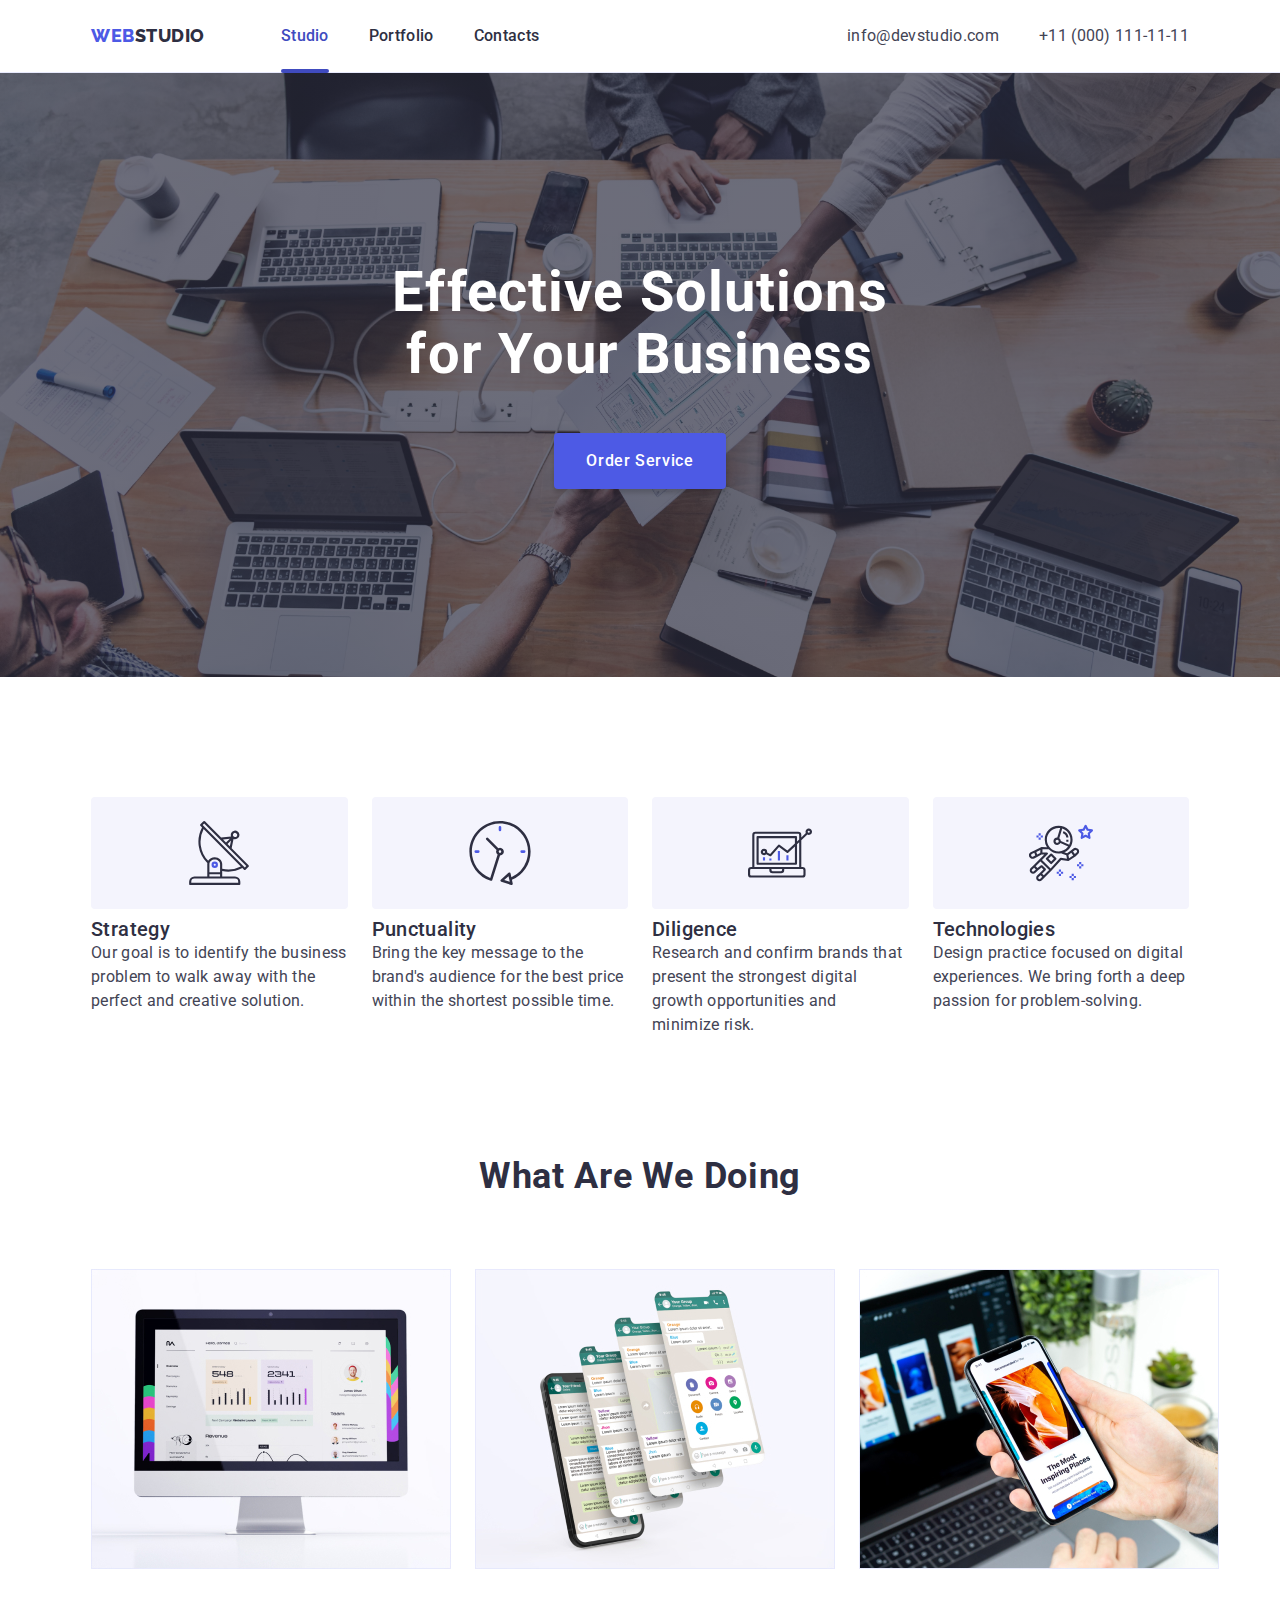
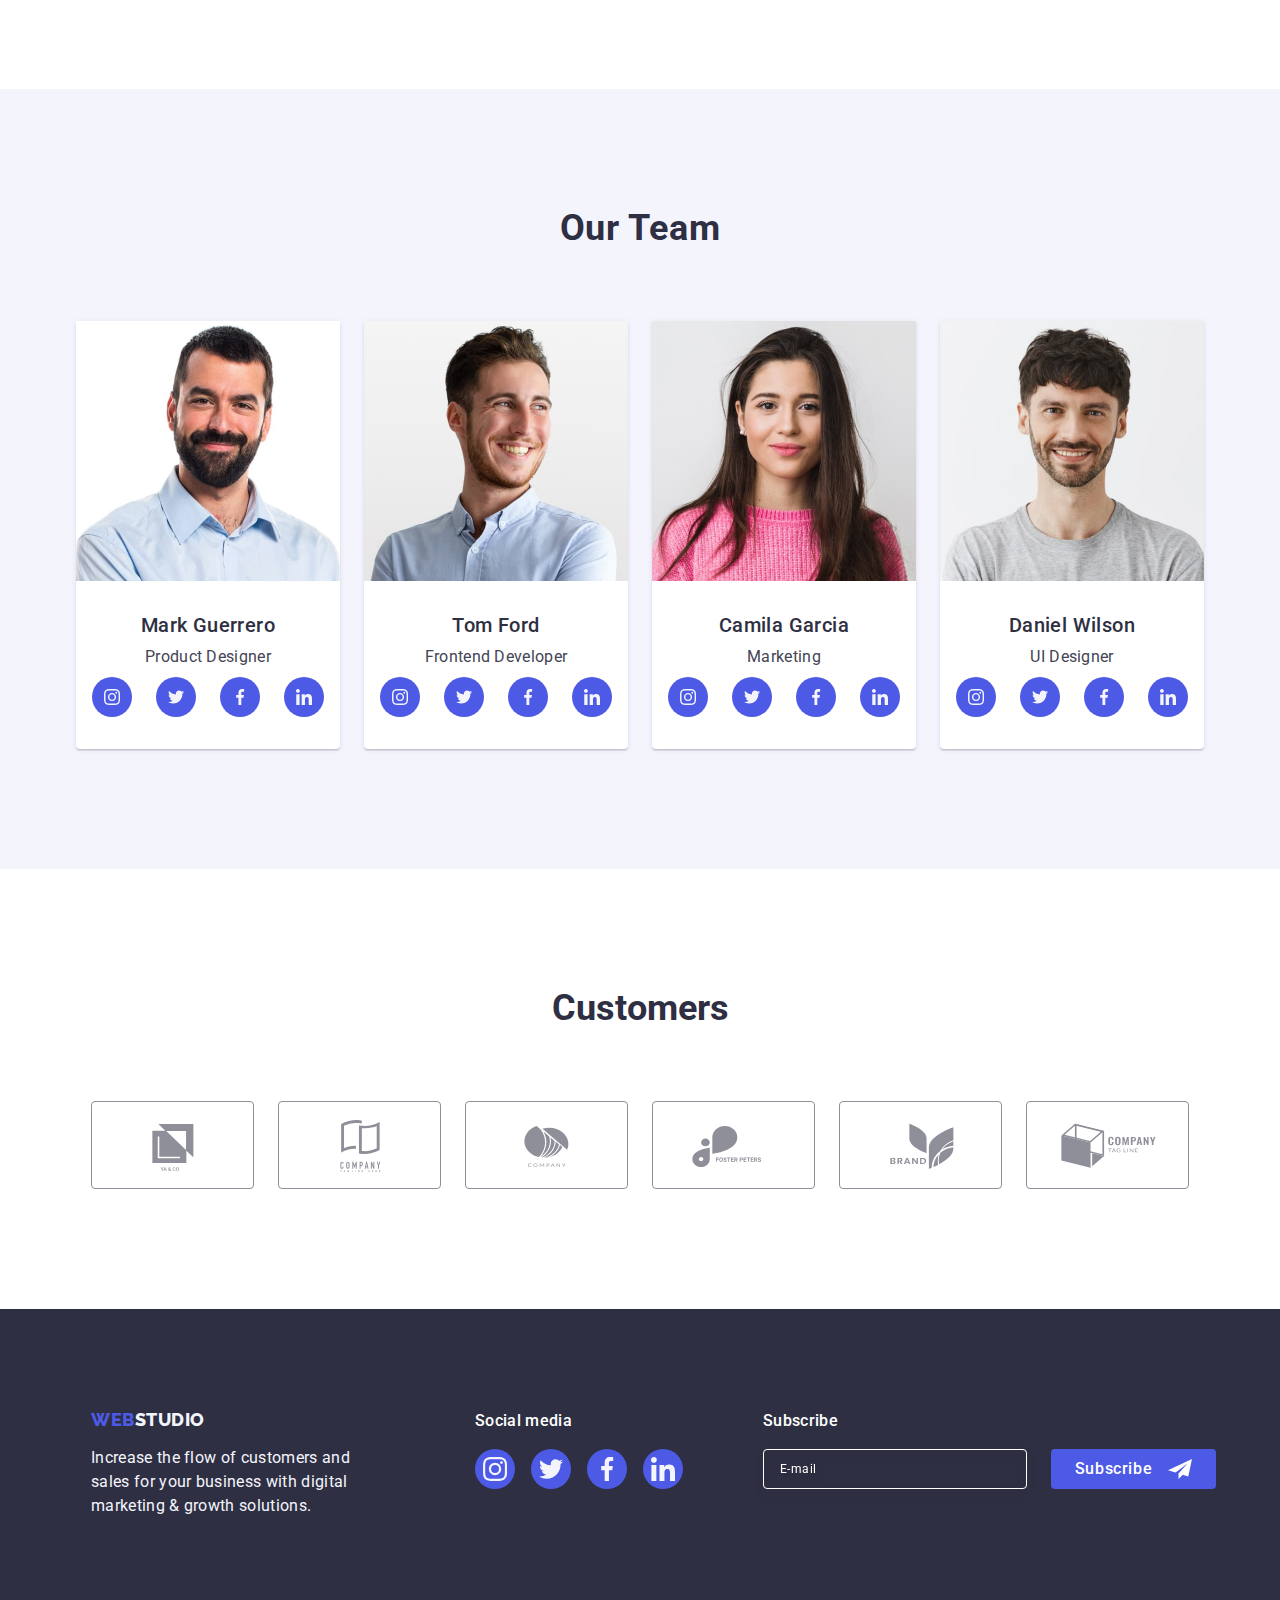
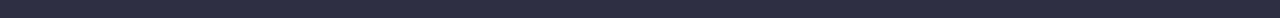
<file: index.html>
<!DOCTYPE html>
<html lang="en">
  <head>
    <meta charset="UTF-8" />
    <meta http-equiv="X-UA-Compatible" content="IE=edge" />
    <meta name="viewport" content="width=device-width, initial-scale=1.0" />
    <title>WebStudio</title>
    <link rel="preconnect" href="https://fonts.googleapis.com" />
    <link rel="preconnect" href="https://fonts.gstatic.com" crossorigin />
    <link
      href="https://fonts.googleapis.com/css2?family=Raleway:wght@800&family=Roboto:wght@400;500;700;900&display=swap"
      rel="stylesheet"
    />
    <link
      rel="stylesheet"
      href="https://cdnjs.cloudflare.com/ajax/libs/modern-normalize/2.0.0/modern-normalize.min.css"
    />
    <link rel="stylesheet" href="./css/styles.css" />
    <link rel="stylesheet" href="./css/media.css" />
  </head>
  <body>
    <header class="header">
      <div class="container header-container">
        <nav class="header-navigation">
          <a href="./index.html" class="header-logo link"
            >Web <span class="logo-word">Studio</span>
          </a>
          <ul class="header-list list">
            <li>
              <a href="./index.html" class="link header-list-item active"
                >Studio</a
              >
            </li>
            <li>
              <a href="./portfolio.html" class="link header-list-item"
                >Portfolio</a
              >
            </li>
            <li><a href="" class="link header-list-item">Contacts</a></li>
          </ul>
        </nav>
        <button class="menu-btn" type="button">
          <svg width="32" height="22" class="icon-menu-burger" data-menu-open>
            <use href="./images/icons.svg#icon-menu-hamburger"></use>
          </svg>
        </button>
        <address class="header-address">
          <ul class="header-address-list list">
            <li>
              <a
                href="mailto:info@devstudio.com"
                class="link header-address-item"
                >info@devstudio.com</a
              >
            </li>
            <li>
              <a href="tel:+110001111111" class="link header-address-item"
                >+11 (000) 111-11-11</a
              >
            </li>
          </ul>
        </address>
      </div>
      <div class="mob-menu is-hidden" data-menu>
        <div class="mob-menu-container">
          <button
            type="button"
            class="menu-close-btn modal-close"
            data-menu-close
          >
            <svg class="modal-close-icon" width="8" height="8">
              <use href="./images/icons.svg#icon-close-black"></use>
            </svg>
          </button>
          <ul class="mob-list list">
            <li class="mob-item">
              <a href="./index.html" class="link mob-list-item active"
                >Studio</a
              >
            </li>
            <li class="mob-item">
              <a href="./portfolio.html" class="link mob-list-item active"
                >Portfolio</a
              >
            </li>
            <li class="mob-item">
              <a href="" class="link mob-list-item">Contacts</a>
            </li>
          </ul>
          <div class="mob-box">
            <address class="mob-address">
              <ul class="mob-address-list list">
                <li>
                  <a href="tel:+110001111111" class="link mob-tel-item"
                    >+11 (000) 111-11-11</a
                  >
                </li>
                <li class="mob-link">
                  <a
                    href="mailto:info@devstudio.com"
                    class="link mob-address-item"
                    >info@devstudio.com</a
                  >
                </li>
              </ul>
            </address>
            <ul class="icons-box list">
              <li class="icons-box-item">
                <a class="box-item-link link" href="">
                  <svg class="item-icon" width="16" height="16">
                    <use href="./images/icons.svg#icon-instagram"></use>
                  </svg>
                </a>
              </li>
              <li class="icons-box-item">
                <a class="box-item-link link" href="">
                  <svg class="item-icon" width="16" height="16">
                    <use href="./images/icons.svg#icon-twitter"></use>
                  </svg>
                </a>
              </li>
              <li class="icons-box-item">
                <a class="box-item-link link" href="">
                  <svg class="item-icon" width="16" height="16">
                    <use href="./images/icons.svg#icon-facebook"></use>
                  </svg>
                </a>
              </li>
              <li class="icons-box-item">
                <a class="box-item-link link" href="">
                  <svg class="item-icon" width="16" height="16">
                    <use href="./images/icons.svg#icon-linkedin"></use>
                  </svg>
                </a>
              </li>
            </ul>
          </div>
        </div>
      </div>
    </header>
    <main>
      <!-- Hero -->
      <section class="hero">
        <div class="container">
          <h1 class="hero-title">Effective Solutions for Your Business</h1>
          <button type="button" class="hero-btn" data-modal-open>
            Order Service
          </button>
        </div>
      </section>
      <!-- section2 -->
      <section class="skills">
        <div class="container">
          <h2 class="visually-hidden">What are we doing</h2>
          <ul class="skills-list list">
            <li class="skills-list-item">
              <div class="skills-icon-box">
                <svg width="64" height="64">
                  <use href="./images/icons.svg#icon-antenna"></use>
                </svg>
              </div>
              <h3 class="item-title">Strategy</h3>
              <p style="text-align: left" class="item-text">
                Our goal is to identify the business problem to walk away with
                the perfect and creative solution.
              </p>
            </li>
            <li class="skills-list-item">
              <div class="skills-icon-box">
                <svg width="64" height="64">
                  <use href="./images/icons.svg#icon-clock"></use>
                </svg>
              </div>
              <h3 class="item-title">Punctuality</h3>
              <p style="text-align: left" class="item-text">
                Bring the key message to the brand's audience for the best price
                within the shortest possible time.
              </p>
            </li>
            <li class="skills-list-item">
              <div class="skills-icon-box">
                <svg width="64" height="64">
                  <use href="./images/icons.svg#icon-diagram"></use>
                </svg>
              </div>
              <h3 class="item-title">Diligence</h3>
              <p style="text-align: left" class="item-text">
                Research and confirm brands that present the strongest digital
                growth opportunities and minimize risk.
              </p>
            </li>
            <li class="skills-list-item">
              <div class="skills-icon-box">
                <svg width="64" height="64">
                  <use href="./images/icons.svg#icon-astronaut"></use>
                </svg>
              </div>
              <h3 class="item-title">Technologies</h3>
              <p style="text-align: left" class="item-text">
                Design practice focused on digital experiences. We bring forth a
                deep passion for problem-solving.
              </p>
            </li>
          </ul>
        </div>
      </section>
      <!-- section3 -->
      <section class="images">
        <div class="container container-images">
          <h2 class="images-title">What are we doing</h2>
          <ul class="images-list list">
            <li class="images-item">
              <img
                srcset="./images/img-1-2x.jpg 2x"
                src="./images/photo-1.jpg"
                alt="apple monitor"
                width="360"
                height="300"
              />
            </li>
            <li class="images-item">
              <img
                srcset="./images/img-2-2x.jpg 2x"
                src="./images/photo-3.jpg"
                alt="iphone with open telegram"
                width="360"
                height="300"
              />
            </li>
            <li class="images-item">
              <img
                srcset="./images/img-3-2x.jpg 2x"
                src="./images/photo-2.jpg"
                alt="iphone hold in their hands"
                width="360"
                height="300"
              />
            </li>
          </ul>
        </div>
      </section>
      <!-- section4 -->
      <section class="team">
        <div class="container container-team">
          <h2 class="team-title">Our Team</h2>
          <ul class="team-list list">
            <li class="team-list-item">
              <img
                srcset="./images/team-1-2x.jpg"
                src="./images/img-1.jpg"
                alt="first man"
                width="264"
                height="260"
              />
              <div class="text-container">
                <h3 class="item-title-customers">Mark Guerrero</h3>
                <p class="item-text-customers">Product Designer</p>
                <ul class="icons-box list">
                  <li class="icons-box-item">
                    <a class="box-item-link link" href="">
                      <svg class="item-icon" width="16" height="16">
                        <use href="./images/icons.svg#icon-instagram"></use>
                      </svg>
                    </a>
                  </li>
                  <li class="icons-box-item">
                    <a class="box-item-link link" href="">
                      <svg class="item-icon" width="16" height="16">
                        <use href="./images/icons.svg#icon-twitter"></use>
                      </svg>
                    </a>
                  </li>
                  <li class="icons-box-item">
                    <a class="box-item-link link" href="">
                      <svg class="item-icon" width="16" height="16">
                        <use href="./images/icons.svg#icon-facebook"></use>
                      </svg>
                    </a>
                  </li>
                  <li class="icons-box-item">
                    <a class="box-item-link link" href="">
                      <svg class="item-icon" width="16" height="16">
                        <use href="./images/icons.svg#icon-linkedin"></use>
                      </svg>
                    </a>
                  </li>
                </ul>
              </div>
            </li>
            <li class="team-list-item">
              <img
                srcset="./images/team-2-2x.jpg"
                src="./images/img-2.jpg"
                alt="second man"
                width="264"
                height="260"
              />
              <div class="text-container">
                <h3 class="item-title-customers">Tom Ford</h3>
                <p class="item-text-customers">Frontend Developer</p>
                <ul class="icons-box list">
                  <li class="icons-box-item">
                    <a class="box-item-link link" href="">
                      <svg width="16" height="16">
                        <use href="./images/icons.svg#icon-instagram"></use>
                      </svg>
                    </a>
                  </li>
                  <li class="icons-box-item">
                    <a class="box-item-link link" href="">
                      <svg width="16" height="16">
                        <use href="./images/icons.svg#icon-twitter"></use>
                      </svg>
                    </a>
                  </li>
                  <li class="icons-box-item">
                    <a class="box-item-link link" href="">
                      <svg width="16" height="16">
                        <use href="./images/icons.svg#icon-facebook"></use>
                      </svg>
                    </a>
                  </li>
                  <li class="icons-box-item">
                    <a class="box-item-link link" href="">
                      <svg width="16" height="16">
                        <use href="./images/icons.svg#icon-linkedin"></use>
                      </svg>
                    </a>
                  </li>
                </ul>
              </div>
            </li>
            <li class="team-list-item">
              <img
                srcset="./images/team-3-2x.jpg"
                src="./images/img-3.jpg"
                alt="first girl"
                width="264"
                height="260"
              />
              <div class="text-container">
                <h3 class="item-title-customers">Camila Garcia</h3>
                <p class="item-text-customers">Marketing</p>
                <ul class="icons-box list">
                  <li class="icons-box-item">
                    <a class="box-item-link link" href="">
                      <svg width="16" height="16">
                        <use href="./images/icons.svg#icon-instagram"></use>
                      </svg>
                    </a>
                  </li>
                  <li class="icons-box-item">
                    <a class="box-item-link link" href="">
                      <svg width="16" height="16">
                        <use href="./images/icons.svg#icon-twitter"></use>
                      </svg>
                    </a>
                  </li>
                  <li class="icons-box-item">
                    <a class="box-item-link link" href="">
                      <svg width="16" height="16">
                        <use href="./images/icons.svg#icon-facebook"></use>
                      </svg>
                    </a>
                  </li>
                  <li class="icons-box-item">
                    <a class="box-item-link link" href="">
                      <svg width="16" height="16">
                        <use href="./images/icons.svg#icon-linkedin"></use>
                      </svg>
                    </a>
                  </li>
                </ul>
              </div>
            </li>
            <li class="team-list-item">
              <img
                srcset="./images/team-4-2x.jpg"
                src="./images/img-4.jpg"
                alt="third man"
                width="264"
                height="260"
              />
              <div class="text-container">
                <h3 class="item-title-customers">Daniel Wilson</h3>
                <p class="item-text-customers">UI Designer</p>
                <ul class="icons-box list">
                  <li class="icons-box-item">
                    <a class="box-item-link link" href="">
                      <svg width="16" height="16">
                        <use href="./images/icons.svg#icon-instagram"></use>
                      </svg>
                    </a>
                  </li>
                  <li class="icons-box-item">
                    <a class="box-item-link link" href="">
                      <svg width="16" height="16">
                        <use href="./images/icons.svg#icon-twitter"></use>
                      </svg>
                    </a>
                  </li>
                  <li class="icons-box-item">
                    <a class="box-item-link link" href="">
                      <svg width="16" height="16">
                        <use href="./images/icons.svg#icon-facebook"></use>
                      </svg>
                    </a>
                  </li>
                  <li class="icons-box-item">
                    <a class="box-item-link link" href="">
                      <svg width="16" height="16">
                        <use href="./images/icons.svg#icon-linkedin"></use>
                      </svg>
                    </a>
                  </li>
                </ul>
              </div>
            </li>
          </ul>
        </div>
      </section>
      <!-- section5 -->
      <section class="customers">
        <div class="container customers-container">
          <h2 class="customers-title">Customers</h2>
          <ul class="customers-list list">
            <li class="customers-list-item">
              <a class="customers-link link" href="">
                <svg class="customers-icon" width="104" height="56">
                  <use href="./images/icons.svg#icon-Logo-1"></use>
                </svg>
              </a>
            </li>
            <li class="customers-list-item">
              <a class="customers-link link" href="">
                <svg class="customers-icon" width="104" height="56">
                  <use href="./images/icons.svg#icon-Logo-2"></use>
                </svg>
              </a>
            </li>
            <li class="customers-list-item">
              <a class="customers-link link" href="">
                <svg class="customers-icon" width="104" height="56">
                  <use href="./images/icons.svg#icon-Logo-3"></use>
                </svg>
              </a>
            </li>
            <li class="customers-list-item">
              <a class="customers-link link" href="">
                <svg class="customers-icon" width="104" height="56">
                  <use href="./images/icons.svg#icon-Logo-4"></use>
                </svg>
              </a>
            </li>
            <li class="customers-list-item">
              <a class="customers-link link" href="">
                <svg class="customers-icon" width="104" height="56">
                  <use href="./images/icons.svg#icon-Logo-5"></use>
                </svg>
              </a>
            </li>
            <li class="customers-list-item">
              <a class="customers-link link" href="">
                <svg class="customers-icon" width="104" height="56">
                  <use href="./images/icons.svg#icon-Logo-6"></use>
                </svg>
              </a>
            </li>
          </ul>
        </div>
      </section>
    </main>
    <footer class="footer">
      <div class="container footer-container">
        <div class="footer-box">
          <a href="./index.html" class="header-logo footer-logo link"
            >Web<span class="logo-footer-word">Studio</span></a
          >
          <p class="footer-text">
            Increase the flow of customers and sales for your business with
            digital marketing & growth solutions.
          </p>
        </div>
        <div class="footer-icons">
          <p class="footer-text icons-title">Social media</p>
          <ul class="icons-box icons-box-footer list">
            <li class="icons-box-item">
              <a class="box-item-link link footer-link" href="">
                <svg class="footer-icon" width="24" height="24">
                  <use href="./images/icons.svg#icon-instagram"></use>
                </svg>
              </a>
            </li>
            <li class="icons-box-item">
              <a class="box-item-link link footer-link" href="">
                <svg class="footer-icon" width="24" height="24">
                  <use href="./images/icons.svg#icon-twitter"></use>
                </svg>
              </a>
            </li>
            <li class="icons-box-item">
              <a class="box-item-link link footer-link" href="">
                <svg class="footer-icon" width="24" height="24">
                  <use href="./images/icons.svg#icon-facebook"></use>
                </svg>
              </a>
            </li>
            <li class="icons-box-item">
              <a class="box-item-link link footer-link" href="">
                <svg class="footer-icon" width="24" height="24">
                  <use href="./images/icons.svg#icon-linkedin"></use>
                </svg>
              </a>
            </li>
          </ul>
        </div>
        <div class="footer-subscribe">
          <p class="subscribe-title">Subscribe</p>
          <form class="subscribe-form">
            <label for="footer-email" class="footer-label">
              <input
                type="email"
                class="subscribe-input"
                name="footer-email"
                id="footer-email"
                placeholder="E-mail"
              />
            </label>
            <button type="submit" class="footer-btn">
              Subscribe
              <svg class="supscribe-icon" width="24" height="24">
                <use href="./images/icons.svg#icon-frame"></use>
              </svg>
            </button>
          </form>
        </div>
      </div>
    </footer>
    <div class="backdrop is-hidden" data-modal>
      <div class="modal">
        <button type="button" class="modal-close" data-modal-close>
          <svg class="modal-close-icon" width="8" height="8">
            <use href="./images/icons.svg#icon-close-black"></use>
          </svg>
        </button>
        <p class="modal-title">Leave your contacts and we will call you back</p>
        <form class="modal-form">
          <div class="modal-field">
            <label for="user-name" class="modal-label">Name</label>
            <div class="input-wrap">
              <input
                type="text"
                class="modal-input"
                name="user-name"
                required
                id="user-name"
              />
              <svg class="modal-icon" width="18" height="24">
                <use href="./images/icons.svg#icon-person"></use>
              </svg>
            </div>
          </div>
          <div class="modal-field">
            <label for="user-tel" class="modal-label">Phone</label>
            <div class="input-wrap">
              <input
                type="tel"
                class="modal-input"
                name="user-tel"
                required
                id="user-tel"
              /><svg class="modal-icon" width="18" height="24">
                <use href="./images/icons.svg#icon-phone"></use>
              </svg>
            </div>
          </div>
          <div class="modal-field">
            <label for="user-email" class="modal-label">Email</label>
            <div class="input-wrap">
              <input
                type="email"
                class="modal-input"
                name="user-email"
                required
                id="user-email"
              /><svg class="modal-icon" width="18" height="24">
                <use href="./images/icons.svg#icon-email"></use>
              </svg>
            </div>
          </div>
          <div class="modal-area">
            <label for="user-comment" class="modal-label">Comment</label>
            <textarea
              name="user-comment"
              class="modal-text"
              placeholder="Text input"
              id="user-comment"
            ></textarea>
          </div>
          <div class="modal-field-check">
            <input
              type="checkbox"
              id="user-privacy"
              name="user-privacy"
              value="true"
              class="modal-check visually-hidden"
            />
            <label for="user-privacy" class="check-text"
              ><span class="icon-box"
                ><svg class="check-icon" width="10" height="8">
                  <use href="./images/icons.svg#icon-vector"></use></svg></span
              >I accept the terms and conditions of the
              <a href="#" class="privacy-link">Privacy Policy</a></label
            >
          </div>
          <button type="submit" class="hero-btn btn-send">Send</button>
        </form>
      </div>
    </div>
    <script src="./js/modal.js"></script>
    <script src="./js/menu.js"></script>
  </body>
</html>
</file>
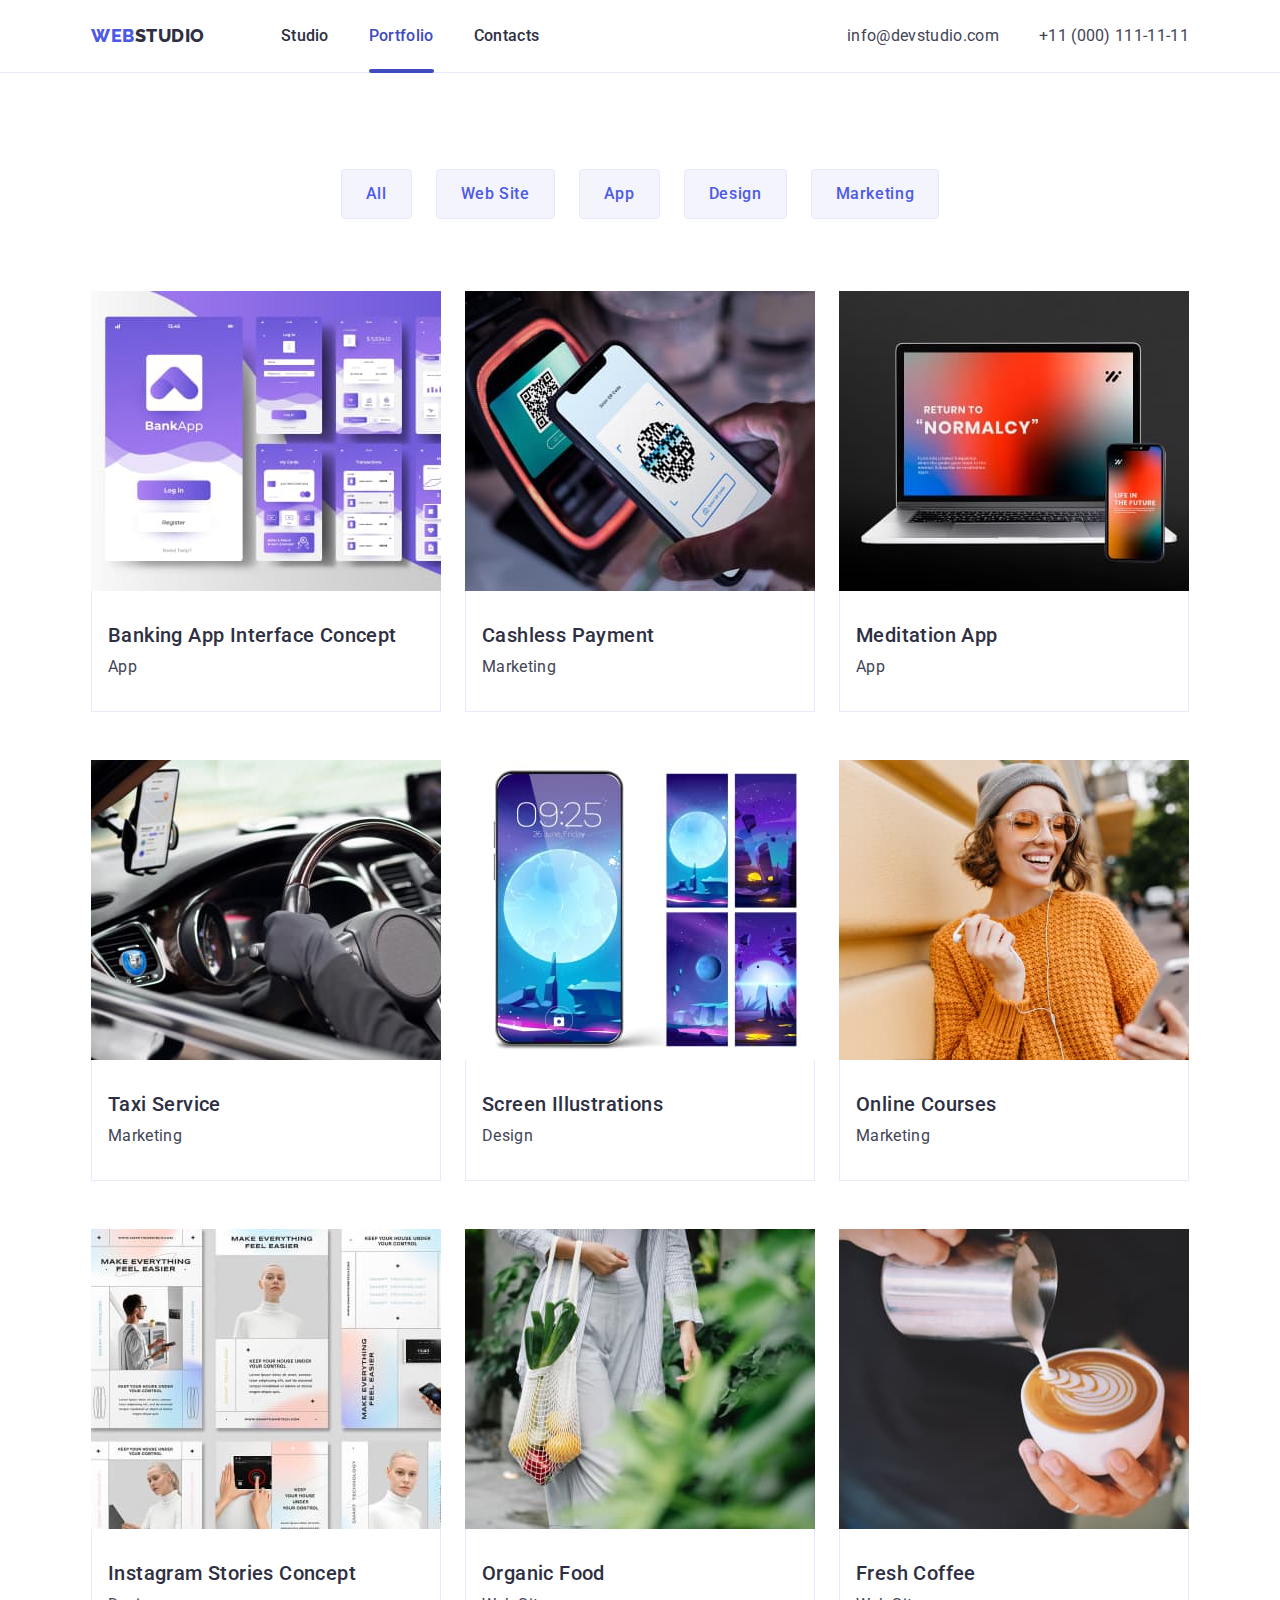
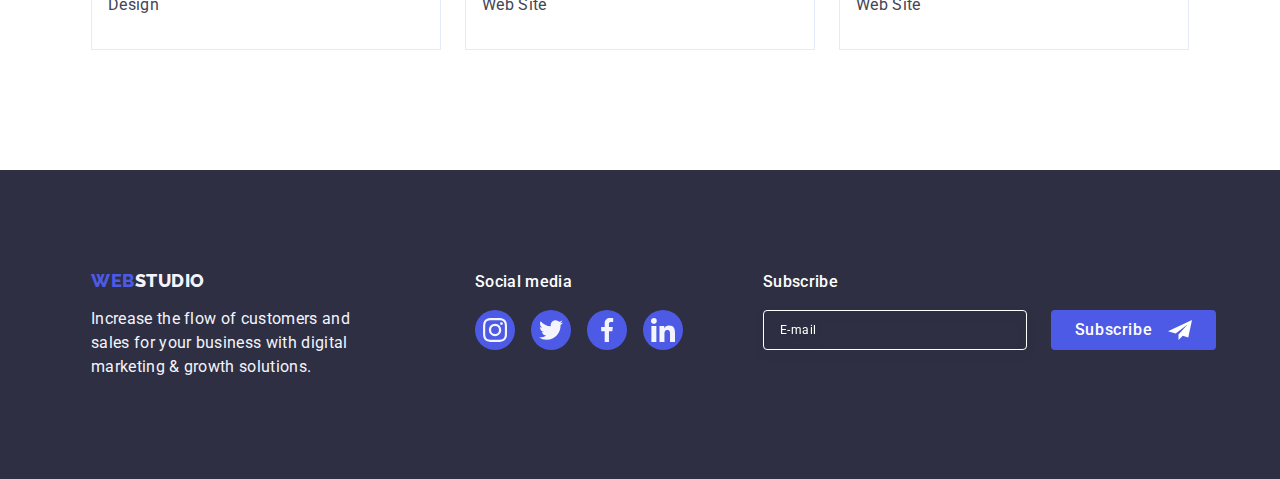
<file: portfolio.html>
<!DOCTYPE html>
<html lang="en">
  <head>
    <meta charset="UTF-8" />
    <meta http-equiv="X-UA-Compatible" content="IE=edge" />
    <meta name="viewport" content="width=device-width, initial-scale=1.0" />
    <title>Portfolio</title>
    <link rel="preconnect" href="https://fonts.googleapis.com" />
    <link rel="preconnect" href="https://fonts.gstatic.com" crossorigin />
    <link
      href="https://fonts.googleapis.com/css2?family=Raleway:wght@800&family=Roboto:wght@400;500;700;900&display=swap"
      rel="stylesheet"
    />
    <link
      rel="stylesheet"
      href="https://cdnjs.cloudflare.com/ajax/libs/modern-normalize/2.0.0/modern-normalize.min.css"
    />
    <link rel="stylesheet" href="./css/styles.css" />
    <link rel="stylesheet" href="./css/media.css" />
  </head>
  <body>
    <header class="header">
      <div class="container header-container">
        <nav class="header-navigation">
          <a href="./portfolio.html" class="header-logo link"
            >Web<span class="logo-word">Studio</span></a
          >
          <ul class="header-list list">
            <li>
              <a href="./index.html" class="link header-list-item">Studio</a>
            </li>
            <li>
              <a href="./portfolio.html" class="link header-list-item active"
                >Portfolio</a
              >
            </li>
            <li><a href="" class="link header-list-item">Contacts</a></li>
          </ul>
        </nav>
        <address class="header-address">
          <ul class="header-address-list list">
            <li>
              <a
                href="mailto:info@devstudio.com"
                class="link header-address-item"
                >info@devstudio.com</a
              >
            </li>
            <li>
              <a href="tel:+110001111111" class="link header-address-item"
                >+11 (000) 111-11-11</a
              >
            </li>
          </ul>
        </address>
      </div>
    </header>
    <main>
      <section class="project">
        <div class="container">
          <h1 hidden>Navigation and menu</h1>
          <ul class="project-list list">
            <li><button type="button" class="list-btn">All</button></li>
            <li><button type="button" class="list-btn">Web Site</button></li>
            <li><button type="button" class="list-btn">App</button></li>
            <li><button type="button" class="list-btn">Design</button></li>
            <li><button type="button" class="list-btn">Marketing</button></li>
          </ul>
          <ul class="project-second-list list">
            <li class="project-second-item">
              <a href="" class="portfolio-link link"
                ><div class="portfolio-overlay-box">
                  <img
                    src="./images/images-1.jpg"
                    alt="Interfaces"
                    width="360"
                    height="300"
                  />
                  <p class="portfolio-overlay">
                    14 Stylish and User-Friendly App Design Concepts · Task
                    Manager App · Calorie Tracker App · Exotic Fruit Ecommerce
                    App · Cloud Storage App
                  </p>
                </div>
                <div class="application">
                  <h2 class="second-list-title">
                    Banking App Interface Concept
                  </h2>
                  <p class="second-list-text">App</p>
                </div></a
              >
            </li>
            <li class="project-second-item">
              <a href="" class="portfolio-link link"
                ><div class="portfolio-overlay-box">
                  <img
                    src="./images/images-2.jpg"
                    alt="Interfaces"
                    width="360"
                    height="300"
                  />
                  <p class="portfolio-overlay">
                    14 Stylish and User-Friendly App Design Concepts · Task
                    Manager App · Calorie Tracker App · Exotic Fruit Ecommerce
                    App · Cloud Storage App
                  </p>
                </div>
                <div class="application">
                  <h2 class="second-list-title">Cashless Payment</h2>
                  <p class="second-list-text">Marketing</p>
                </div></a
              >
            </li>
            <li class="project-second-item">
              <a href="" class="portfolio-link link"
                ><div class="portfolio-overlay-box">
                  <img
                    src="./images/images-3.jpg"
                    alt="Interfaces"
                    width="360"
                    height="300"
                  />
                  <p class="portfolio-overlay">
                    14 Stylish and User-Friendly App Design Concepts · Task
                    Manager App · Calorie Tracker App · Exotic Fruit Ecommerce
                    App · Cloud Storage App
                  </p>
                </div>
                <div class="application">
                  <h2 class="second-list-title">Meditation App</h2>
                  <p class="second-list-text">App</p>
                </div></a
              >
            </li>
            <li class="project-second-item">
              <a href="" class="link portfolio-link"
                ><div class="portfolio-overlay-box">
                  <img
                    src="./images/images-4.jpg"
                    alt="Interfaces"
                    width="360"
                    height="300"
                  />
                  <p class="portfolio-overlay">
                    14 Stylish and User-Friendly App Design Concepts · Task
                    Manager App · Calorie Tracker App · Exotic Fruit Ecommerce
                    App · Cloud Storage App
                  </p>
                </div>
                <div class="application">
                  <h2 class="second-list-title">Taxi Service</h2>
                  <p class="second-list-text">Marketing</p>
                </div></a
              >
            </li>
            <li class="project-second-item">
              <a href="" class="link portfolio-link"
                ><div class="portfolio-overlay-box">
                  <img
                    src="./images/images-5.jpg"
                    alt="Interfaces"
                    width="360"
                    height="300"
                  />
                  <p class="portfolio-overlay">
                    14 Stylish and User-Friendly App Design Concepts · Task
                    Manager App · Calorie Tracker App · Exotic Fruit Ecommerce
                    App · Cloud Storage App
                  </p>
                </div>
                <div class="application">
                  <h2 class="second-list-title">Screen Illustrations</h2>
                  <p class="second-list-text">Design</p>
                </div></a
              >
            </li>
            <li class="project-second-item">
              <a href="" class="link portfolio-link"
                ><div class="portfolio-overlay-box">
                  <img
                    src="./images/images-6.jpg"
                    alt="Interfaces"
                    width="360"
                    height="300"
                  />
                  <p class="portfolio-overlay">
                    14 Stylish and User-Friendly App Design Concepts · Task
                    Manager App · Calorie Tracker App · Exotic Fruit Ecommerce
                    App · Cloud Storage App
                  </p>
                </div>
                <div class="application">
                  <h2 class="second-list-title">Online Courses</h2>
                  <p class="second-list-text">Marketing</p>
                </div></a
              >
            </li>
            <li class="project-second-item">
              <a href="" class="link portfolio-link"
                ><div class="portfolio-overlay-box">
                  <img
                    src="./images/images-7.jpg"
                    alt="Interfaces"
                    width="360"
                    height="300"
                  />
                  <p class="portfolio-overlay">
                    14 Stylish and User-Friendly App Design Concepts · Task
                    Manager App · Calorie Tracker App · Exotic Fruit Ecommerce
                    App · Cloud Storage App
                  </p>
                </div>
                <div class="application">
                  <h2 class="second-list-title">Instagram Stories Concept</h2>
                  <p class="second-list-text">Design</p>
                </div></a
              >
            </li>
            <li class="project-second-item">
              <a href="" class="link portfolio-link"
                ><div class="portfolio-overlay-box">
                  <img
                    src="./images/images-8.jpg"
                    alt="Interfaces"
                    width="360"
                    height="300"
                  />
                  <p class="portfolio-overlay">
                    14 Stylish and User-Friendly App Design Concepts · Task
                    Manager App · Calorie Tracker App · Exotic Fruit Ecommerce
                    App · Cloud Storage App
                  </p>
                </div>
                <div class="application">
                  <h2 class="second-list-title">Organic Food</h2>
                  <p class="second-list-text">Web Site</p>
                </div></a
              >
            </li>
            <li class="project-second-item">
              <a href="" class="link portfolio-link"
                ><div class="portfolio-overlay-box">
                  <img
                    src="./images/images-9.jpg"
                    alt="Interfaces"
                    width="360"
                    height="300"
                  />
                  <p class="portfolio-overlay">
                    14 Stylish and User-Friendly App Design Concepts · Task
                    Manager App · Calorie Tracker App · Exotic Fruit Ecommerce
                    App · Cloud Storage App
                  </p>
                </div>
                <div class="application">
                  <h2 class="second-list-title">Fresh Coffee</h2>
                  <p class="second-list-text">Web Site</p>
                </div></a
              >
            </li>
          </ul>
        </div>
      </section>
    </main>
    <footer class="footer">
      <div class="container footer-container">
        <div class="footer-box">
          <a href="./portfolio.html" class="header-logo footer-logo link"
            >Web<span class="logo-footer-word">Studio</span></a
          >
          <p class="footer-text">
            Increase the flow of customers and sales for your business with
            digital marketing & growth solutions.
          </p>
        </div>
        <div class="footer-icons">
          <p class="footer-text icons-title">Social media</p>
          <ul class="icons-box icons-box-footer list">
            <li class="icons-box-item">
              <a class="box-item-link link footer-link" href="">
                <svg class="footer-icon" width="24" height="24">
                  <use href="./images/icons.svg#icon-instagram"></use>
                </svg>
              </a>
            </li>
            <li class="icons-box-item">
              <a class="box-item-link link footer-link" href="">
                <svg class="footer-icon" width="24" height="24">
                  <use href="./images/icons.svg#icon-twitter"></use>
                </svg>
              </a>
            </li>
            <li class="icons-box-item">
              <a class="box-item-link link footer-link" href="">
                <svg class="footer-icon" width="24" height="24">
                  <use href="./images/icons.svg#icon-facebook"></use>
                </svg>
              </a>
            </li>
            <li class="icons-box-item">
              <a class="box-item-link link footer-link" href="">
                <svg class="footer-icon" width="24" height="24">
                  <use href="./images/icons.svg#icon-linkedin"></use>
                </svg>
              </a>
            </li>
          </ul>
        </div>
        <div class="footer-subscribe">
          <p class="subscribe-title">Subscribe</p>
          <form class="subscribe-form">
            <label for="footer-email" class="footer-label">
              <input
                type="email"
                class="subscribe-input"
                name="footer-email"
                id="footer-email"
                placeholder="E-mail"
              />
            </label>
            <button type="submit" class="footer-btn">
              Subscribe
              <svg class="supscribe-icon" width="24" height="24">
                <use href="./images/icons.svg#icon-frame"></use>
              </svg>
            </button>
          </form>
        </div>
      </div>
    </footer>
  </body>
</html>
</file>
<file: css/styles.css>
body {
  font-family: "Raleway", sans-serif;
  font-family: "Roboto", sans-serif;
  color: var(--text-color);
  background-color: var(--background-color);
}

:root {
  --background-color: #ffffff;
  --title-color: #2e2f42;
  --text-color: #434455;
  --footer-text: #f4f4fd;
  --logo-color: #4d5ae5;
  --color-header: #e7e9fc;
  --hover-color: #404bbf;
  --customers-color: #8e8f99;
  --modal-background: #fcfcfc;
}

img {
  display: block;
}

.visually-hidden {
  position: absolute;
  width: 1px;
  height: 1px;
  margin: -1px;
  border: 0;
  padding: 0;
  white-space: nowrap;
  clip-path: inset(100%);
  clip: rect(0 0 0 0);
  overflow: hidden;
}

.container {
  width: 100%;
  padding-left: 15px;
  padding-right: 15px;
  margin: 0 auto;
}

.list {
  list-style: none;
  margin: 0;
  padding: 0;
}

.link {
  text-decoration: none;
}

/*------------- Header------------- */
.header {
  background-color: var(--background-color);
  border-bottom: 1px solid #e7e9fc;
  box-shadow: 0px 2px 1px rgba(46, 47, 66, 0.08),
    0px 1px 1px rgba(46, 47, 66, 0.16), 0px 1px 6px rgba(46, 47, 66, 0.08);
}

.header-container {
  display: flex;
}

.header-navigation {
  display: flex;
  align-items: center;
}

.header-logo {
  font-family: "Raleway", sans-serif;
  font-style: normal;
  font-weight: 800;
  font-size: 18px;
  line-height: 1.17;
  display: flex;
  align-items: center;
  letter-spacing: 0.03em;
  text-transform: uppercase;
  color: var(--logo-color);
  margin-right: 76px;
  padding-top: 24px;
  padding-bottom: 24px;
}

.logo-word {
  color: var(--title-color);
}

.header-list {
  display: none;
  /* display: flex; */
  gap: 40px;
  margin-right: auto;
  position: relative;
}

.header-list-item {
  position: relative;
  display: block;
  font-weight: 500;
  font-size: 16px;
  line-height: 1.5;
  letter-spacing: 0.02em;
  color: var(--title-color);
  padding: 24px 0;
  transition: color 250ms cubic-bezier(0.4, 0, 0.2, 1);
}

.header-list-item:is(:hover, :focus) {
  color: var(--hover-color);
}

.header-address {
  display: none;
  font-style: normal;
  margin-left: auto;
}

.header-address-list {
  display: none;
  /* display: flex; */
  align-items: center;
  /* gap: 40px; */
  margin-left: 0;
  margin-right: 0;
}

.header-address-item {
  /* display: block; */
  font-size: 12px;
  line-height: 1.5;
  letter-spacing: 0.02em;
  color: var(--text-color);
  padding: 24px 0;
  transition: color 250ms cubic-bezier(0.4, 0, 0.2, 1);
}

.header-address-item:is(:hover, :focus) {
  color: var(--hover-color);
}

.active {
  color: var(--hover-color);
}

.header-list-item.active::after {
  content: "";
  position: absolute;
  left: 0;
  bottom: -1px;
  border-radius: 2px;
  width: 100%;
  height: 4px;
  background-color: var(--hover-color);
}

.container.header-container {
  padding-top: 0;
  padding-bottom: 0;
}

.menu-btn {
  margin-left: auto;
  background-color: transparent;
  border: none;
  cursor: pointer;
  padding: 0;
}

.icon-menu-burger {
  stroke: var(--title-color);
}

.mob-menu {
  display: flex;
  flex-direction: column;
  justify-content: space-between;
  width: 100vw;
  height: 100vh;
  background-color: var(--background-color);
  position: fixed;
  z-index: 11;
  top: 0;
  padding: 80px 16px 40px 16px;
}

.menu-close-btn {
}

.mob-item {
  margin-bottom: 40px;
}

.mob-list-item {
  font-size: 36px;
  font-family: Roboto;
  font-weight: 700;
  line-height: 1.11;
  letter-spacing: 0.72px;
  text-transform: capitalize;
  color: var(--title-color);
}

.mob-list-item:not(:last-child) {
  margin-bottom: 40px;
}

.mob-tel-item {
  font-size: 28px;
  font-family: Roboto;
  font-weight: 700;
  line-height: 1.11;
  letter-spacing: 0.72px;
  text-transform: capitalize;
  color: #434455;
  text-decoration: none;
  font-style: normal;
}

.mob-address-item {
  font-size: 20px;
  font-family: Roboto;
  font-weight: 500;
  line-height: 24px;
  letter-spacing: 0.4px;
  color: #434455;
  text-decoration: none;
  font-style: normal;
}

.mob-link {
  margin-bottom: 48px;
  margin-top: 40px;
}

.mob-box > .icons-box {
  gap: 40px;
}

.mob-list-item:focus,
.mob-tel-item:focus,
.mob-address-item:focus {
  color: var(--hover-color);
}

.mob-menu-container {
  display: flex;
  flex-direction: column;
  justify-content: space-between;
  align-items: flex-start;
  height: 100%;
}

/*------------- Hero ------------- */

.hero {
  background-color: var(--title-color);
  max-width: 1440px;
  background-image: linear-gradient(
      rgba(46, 47, 66, 0.7),
      rgba(46, 47, 66, 0.7)
    ),
    url(../images/dark-bg-mob.jpg);
  background-size: cover;
  background-position: center;
  background-repeat: no-repeat;
  padding: 112px 0;
  margin: 0 auto;
}

@media (min-device-pixel-ratio: 2),
  (min-resolution: 192dpi),
  (min-resolution: 2dppx) {
  .hero {
    background-image: linear-gradient(
        rgba(46, 47, 66, 0.7),
        rgba(46, 47, 66, 0.7)
      ),
      url(../images/dark-bg-mob-2x.jpg);
  }
}

.hero-title {
  margin-top: 0;
  margin-bottom: 48px;
  font-size: 36px;
  line-height: 1.11;
  text-align: center;
  letter-spacing: 0.02em;
  color: var(--background-color);
  max-width: 496px;
  margin-left: auto;
  margin-right: auto;
}

.hero-btn {
  font-family: inherit;
  font-weight: 500;
  font-size: 16px;
  line-height: 1.5;
  display: flex;
  align-items: center;
  letter-spacing: 0.04em;
  color: var(--background-color);
  cursor: pointer;
  background-color: var(--logo-color);
  padding: 16px 32px;
  margin: 48px auto 0 auto;
  border-radius: 4px;
  display: block;
  min-width: 169px;
  height: 56px;
  border: none;
  box-shadow: 0px 4px 4px rgba(0, 0, 0, 0.15);
  transition: background-color 250ms cubic-bezier(0.4, 0, 0.2, 1);
}

.hero-btn:is(:hover, :focus) {
  color: var(--logo-color);
  background-color: var(--hover-color);
}

/*------------- Main 2 section------------- */

.skills {
  padding-top: 120px;
  padding-bottom: 120px;
}

.skills-list {
  margin-top: 0;
  margin-bottom: 0;
  display: flex;
  gap: 24px;
  row-gap: 72px;
  flex-wrap: wrap;
}

.skills-icon-box {
  /* background-color: var(--footer-text); */
  /* display: flex; */
  display: none;
  /* align-items: center;
  justify-content: center;
  height: 112px;
  margin-bottom: 8px;
  border-radius: 4px; */
}

.skills-list-item {
  /* flex-basis: calc((100% - 72px) / 4); */
}

.item-title {
  /* font-weight: 500; */
  font-weight: 700;
  /* font-size: 20px; */
  text-align: center;
  font-size: 36px;
  line-height: 1.2;
  letter-spacing: 0.02em;
  color: var(--title-color);
  margin-top: 0;
  margin-bottom: 8px;
}

.item-text {
  font-weight: 500;
  font-size: 16px;
  line-height: 1.5;
  letter-spacing: 0.02em;
  color: var(--text-color);
  margin-top: 0;
  margin-bottom: 0;
}

/*------------- Main 3 section------------- */
/* .images {
  padding-bottom: 120px;
} */

.container-images {
  display: none;
}

/* .images-title {
  font-size: 36px;
  line-height: 1.11;
  text-align: center;
  letter-spacing: 0.02em;
  text-transform: capitalize;
  color: var(--title-color);
  margin-top: 0;
  margin-bottom: 72px;
}

.images-list {
  margin-top: 0;
  margin-bottom: 0;
  display: flex;
  gap: 24px;
}

.images-item {
  flex-basis: calc((100% - 3 * 16px) / 3);
} */

/*------------- Main 4 section------------- */
.team {
  background-color: var(--footer-text);
  padding-top: 120px;
  padding-bottom: 120px;
}
.team-title {
  font-size: 36px;
  line-height: 1.11;
  text-align: center;
  letter-spacing: 0.02em;
  text-transform: capitalize;
  color: var(--title-color);
  margin-top: 0;
  margin-bottom: 72px;
}

.team h3,
p {
  margin-top: 0;
  margin-bottom: 8px;
}

.team-list {
  /* background-color: var(--background-color); */
  margin-top: 0;
  margin-bottom: 0;
  margin-left: auto;
  margin-right: auto;
  display: flex;
  flex-wrap: wrap;
  /* gap: 24px; */
  gap: 72px;
  max-width: 264px;
}
.team-list-item {
  background-color: var(--background-color);
  box-shadow: 0px 1px 6px rgba(46, 47, 66, 0.08),
    0px 1px 1px rgba(46, 47, 66, 0.16), 0px 2px 1px rgba(46, 47, 66, 0.08);
  flex-basis: calc((100% - 72px) / 4);
  border-radius: 0px 0px 4px 4px;
}
.item-title-customers {
  font-weight: 500;
  font-size: 20px;
  line-height: 1.2;
  text-align: center;
  letter-spacing: 0.02em;
  color: var(--title-color);
}
.item-text-customers {
  font-size: 16px;
  line-height: 1.5;
  text-align: center;
  letter-spacing: 0.02em;
  color: var(--text-color);
}

.text-container {
  padding: 32px 16px;
  text-align: center;
}

.icons-box {
  display: flex;
  justify-content: center;
  gap: 24px;
}
.icons-box-item {
  width: 40px;
  height: 40px;
}
.box-item-link {
  width: 100%;
  height: 100%;
  background-color: var(--logo-color);
  border-radius: 50%;
  display: flex;
  align-items: center;
  justify-content: center;
  /* margin-top: 8px; */
  transition: background-color 250ms cubic-bezier(0.4, 0, 0.2, 1);
}

.box-item-link:is(:hover, :focus) {
  background-color: var(--hover-color);
}

.item-icon {
  fill: var(--footer-text);
}

/*------------- Main 5 section------------- */

.customers {
  padding-top: 120px;
  padding-bottom: 120px;
}

.customers-title {
  color: var(--title-color);
  font-size: 36px;
  line-height: 1.11;
  margin-bottom: 72px;
  margin-top: 0;
  text-align: center;
}
.customers-list {
  display: flex;
  flex-wrap: wrap;
  gap: 16px;
  row-gap: 72px;
}

.customers-list-item {
  width: calc((100% - 16px) / 2);
  height: 88px;
}
.customers-link {
  width: 100%;
  height: 100%;
  border: 1px solid #8e8f99;
  border-radius: 4px;
  display: flex;
  justify-content: center;
  align-items: center;
  color: var(--customers-color);
  transition-property: color, border-color;
  transition-duration: 250ms;
  transition-timing-function: cubic-bezier(0.4, 0, 0.2, 1);
}

.customers-link:is(:hover, :focus) {
  border-color: #404bbf;
  color: #404bbf;
}

.customers-link:is(:hover, :focus) .customers-icon {
  fill: #404bbf;
}

.customers-icon {
  fill: currentColor;
}

/*------------- Footer------------- */
.footer {
  background-color: var(--title-color);
  padding: 100px 0;
}

.logo-footer-word {
  color: var(--footer-text);
}

.footer-box {
  /* margin-right: 120px; */
  margin-left: auto;
  margin-right: auto;
  margin-bottom: 72px;
  justify-content: center;
}

.footer-logo {
  /* display: inline-block; */
  margin-bottom: 16px;
  margin-left: auto;
  margin-right: auto;
  justify-content: center;
}

.header-logo.footer-logo {
  padding-top: 0;
  padding-bottom: 0;
}

.footer-text {
  font-size: 16px;
  line-height: 1.5;
  letter-spacing: 0.02em;
  color: var(--footer-text);
  max-width: 264px;
  margin: 0;
}

.footer-icons {
  fill: currentColor;
}

.icons-title {
  margin-bottom: 16px;
  font-weight: 500;
  color: var(--background-color);
  text-align: center;
}

.footer-container {
  display: flex;
  flex-wrap: wrap;
  align-items: center;
  /* align-items: baseline; */
  justify-content: center;
}

.icons-box-footer {
  gap: 16px;
}

.footer-icon {
  fill: var(--footer-text);
}

.footer-link {
  transition: background-color 250ms cubic-bezier(0.4, 0, 0.2, 1);
}

.footer-link:is(:hover, :focus) {
  background-color: #31d0aa;
}

.footer-subscribe {
  margin-top: 72px;
  /* margin-left: 80px; */
  width: 426px;
  display: flex;
  flex-direction: column;
}

.subscribe-title {
  text-align: center;
  font-weight: 500;
  font-size: 16px;
  line-height: 1.5;
  letter-spacing: 0.02em;
  color: var(--background-color);
  margin-bottom: 16px;
}

.subscribe-form {
  display: flex;
  flex-direction: column;
  justify-content: center;
  align-items: center;
  gap: 24px;
}

.footer-label {
  width: 100%;
}

.subscribe-input {
  width: 100%;
  height: 40px;
  border: 1px solid #ffffff;
  background-color: transparent;
  font-size: 12px;
  line-height: 1.5;
  letter-spacing: 0.04em;
  padding-left: 16px;
  filter: drop-shadow(0px 4px 4px rgba(0, 0, 0, 0.15));
  border-radius: 4px;
  color: var(--background-color);
}

.subscribe-input::placeholder {
  color: var(--background-color);
}

.footer-btn {
  min-width: 165px;
  height: 40px;
  display: flex;
  justify-content: center;
  align-items: center;
  font-family: "Roboto", sans-serif;
  font-size: 16px;
  font-weight: 500;
  line-height: 1.5;
  letter-spacing: 0.04em;
  color: var(--background-color);
  cursor: pointer;
  background-color: var(--logo-color);
  border-radius: 4px;
  border: none;
}

.supscribe-icon {
  margin-left: 16px;
  fill: var(--background-color);
}

/*------------- Portfolio------------- */

.project {
  background-color: var(--background-color);
  padding: 96px 0 120px;
}

.project-list {
  display: flex;
  justify-content: center;
  gap: 24px;
  margin-bottom: 72px;
}

.list-btn {
  font-family: inherit;
  font-weight: 500;
  font-size: 16px;
  line-height: 1.5;
  display: flex;
  align-items: center;
  text-align: center;
  letter-spacing: 0.04em;
  cursor: pointer;
  color: var(--logo-color);
  background-color: var(--footer-text);
  padding: 12px 24px;
  border: 1px solid #e7e9fc;
  border-radius: 4px;
  transition: color 250ms cubic-bezier(0.4, 0, 0.2, 1),
    background-color 250ms cubic-bezier(0.4, 0, 0.2, 1),
    border-color 250ms cubic-bezier(0.4, 0, 0.2, 1),
    box-shadow 250ms cubic-bezier(0.4, 0, 0.2, 1);
}

.list-btn:is(:focus, :hover) {
  color: var(--background-color);
  background-color: var(--hover-color);
  border: 1px solid transparent;
  box-shadow: 0px 3px 1px rgba(0, 0, 0, 0.1), 0px 2px 1px rgba(0, 0, 0, 0.08),
    0px 2px 2px rgba(0, 0, 0, 0.12);
}

.project-second-list {
  display: flex;
  flex-wrap: wrap;
  column-gap: 24px;
  row-gap: 48px;
  padding-left: 0;
}

.project-second-item {
  width: calc((100% - 48px) / 3);
}

.portfolio-link:hover .portfolio-overlay,
.portfolio-link:focus .portfolio-overlay {
  transform: translate(0, 0);
}

.portfolio-overlay-box {
  position: relative;
  overflow: hidden;
}

.portfolio-overlay {
  margin: 0;
  position: absolute;
  top: 0;
  font-size: 16px;
  line-height: 1.5;
  letter-spacing: 0.02em;
  color: var(--footer-text);
  background-color: var(--logo-color);
  padding: 40px 32px;
  height: 100%;
  transform: translate(0, 100%);
  transition-property: transform;
  transition-duration: 250ms;
  transition-timing-function: cubic-bezier(0.4, 0, 0.2, 1);
}

.second-list-title {
  font-weight: 500;
  font-size: 20px;
  line-height: 1.2;
  letter-spacing: 0.02em;
  color: var(--title-color);
  margin: 0 0 8px 0;
}

.second-list-text {
  font-size: 16px;
  line-height: 1.5;
  letter-spacing: 0.02em;
  color: var(--text-color);
  margin: 0;
}

.application {
  padding: 32px 16px;
  border: 1px solid #e7e9fc;
  border-top: none;
}

.portfolio-link {
  display: block;
  transition: box-shadow 250ms cubic-bezier(0.4, 0, 0.2, 1);
}

.portfolio-link:is(:hover, :focus) {
  box-shadow: 0px 1px 6px rgba(46, 47, 66, 0.08),
    0px 1px 1px rgba(46, 47, 66, 0.16), 0px 2px 1px rgba(46, 47, 66, 0.08);
}

/*------------- Modal ------------- */

.backdrop {
  position: fixed;
  width: 100%;
  height: 100%;
  background-color: rgba(46, 47, 66, 0.4);
  top: 0;
  transition: opacity 250ms cubic-bezier(0.4, 0, 0.2, 1),
    visibility 250ms cubic-bezier(0.4, 0, 0.2, 1);
}

.is-hidden {
  visibility: hidden;
  opacity: 0;
  pointer-events: none;
}

.modal {
  position: absolute;
  top: 50%;
  left: 50%;
  transform: translate(-50%, -50%);
  width: 100%;
  min-height: 584px;
  background-color: var(--modal-background);
  border-radius: 4px;
  padding: 72px 24px 24px 24px;
  box-shadow: 0px 1px 1px rgba(0, 0, 0, 0.14), 0px 1px 3px rgba(0, 0, 0, 0.12),
    0px 2px 1px rgba(0, 0, 0, 0.2);
  transition: transform 250ms cubic-bezier(0.4, 0, 0.2, 1);
}

.modal-close {
  position: absolute;
  top: 24px;
  right: 24px;
  width: 24px;
  height: 24px;
  border-radius: 50%;
  display: flex;
  align-items: center;
  justify-content: center;
  background-color: var(--color-header);
  border: 1px solid rgba(0, 0, 0, 0.1);
  padding: 0;
  margin-left: auto;
  cursor: pointer;
  transition: background-color 250ms cubic-bezier(0.4, 0, 0.2, 1),
    border 250ms cubic-bezier(0.4, 0, 0.2, 1);
}

.modal-close:is(:hover, :focus) {
  background-color: var(--hover-color);
  border: none;
}

.modal-close-icon {
  transition: fill 250ms cubic-bezier(0.4, 0, 0.2, 1);
}

.modal-close:is(:hover, :focus) .modal-close-icon {
  fill: var(--background-color);
}

.modal-title {
  margin-top: 0;
  margin-bottom: 16px;
  font-size: 16px;
  line-height: 1.5;
  letter-spacing: 0.02em;
  font-weight: 500;
  color: var(--title-color);
  text-align: center;
}

.modal-input {
  width: 100%;
  height: 40px;
  border-radius: 4px;
  border: 1px solid rgba(46, 47, 66, 0.4);
  padding: 11px;
  padding-left: 38px;
  outline: transparent;
  transition: border-color 250ms cubic-bezier(0.4, 0, 0.2, 1);
  background-color: transparent;
}

.modal-text {
  resize: none;
  width: 100%;
  height: 120px;
  border-radius: 4px;
  padding: 8px 16px;
  outline: transparent;
  font-size: 12px;
  line-height: 1.17;
  letter-spacing: 0.04em;
  color: rgba(46, 47, 66, 0.4);
  border: 1px solid rgba(46, 47, 66, 0.4);
  background-color: transparent;
  transition: border-color 250ms cubic-bezier(0.4, 0, 0.2, 1);
}

.modal-text:focus {
  border-color: #4d5ae5;
}

.modal-text::placeholder {
  font-size: 12px;
  font-weight: 400;
  line-height: 0.85;
  color: #8e8f99;
}

.modal-label {
  margin-bottom: 4px;
  display: block;
  font-size: 12px;
  font-weight: 400;
  line-height: 1.17;
  letter-spacing: 0.04em;
  color: #8e8f99;
}

.btn-send {
  margin-top: 24px;
}

.modal-icon {
  position: absolute;
  top: 50%;
  left: 16px;
  transform: translateY(-50%);
  transition: fill 250ms cubic-bezier(0.4, 0, 0.2, 1);
}

.modal-field {
  margin-bottom: 8px;
}

.modal-field-check {
  margin-bottom: 24px;
}

.modal-area {
  margin-bottom: 16px;
}

.input-wrap {
  position: relative;
}

.modal-input:focus {
  border-color: var(--logo-color);
}

.modal-input:focus + .modal-icon {
  fill: var(--logo-color);
}

.check-text {
  align-items: center;
  font-weight: 400;
  font-size: 12px;
  line-height: 1.17;
  letter-spacing: 0.04em;
  color: var(--customers-color);
  justify-content: center;
}

.check-text span {
  display: inline-flex;
  margin-right: 8px;
  width: 16px;
  height: 16px;
  border: 1px solid rgba(46, 47, 66, 0.4);
  border-radius: 2px;
  align-items: center;
  justify-content: center;
  fill: transparent;
  transition: background-color 250ms cubic-bezier(0.4, 0, 0.2, 1),
    border 250ms cubic-bezier(0.4, 0, 0.2, 1),
    fill 250ms cubic-bezier(0.4, 0, 0.2, 1);
}

.modal-check:checked + .check-text span {
  background-color: var(--hover-color);
  border: none;
  fill: var(--footer-text);
}

.privacy-link {
  color: var(--logo-color);
}
</file>
<file: css/media.css>
@media screen and (min-width: 428px) {
  .container {
    max-width: 426px;
  }

  .footer-container {
    max-width: 398px;
  }

  .subscripe-input {
    width: 100%;
  }
  .modal {
    width: 392px;
  }
}

@media screen and (min-width: 768px) {
  .container {
    max-width: 768px;
  }

  .customers-container {
    width: 552px;
  }

  .modal {
    width: 408px;
  }

  .hero {
    background-image: linear-gradient(
        rgba(46, 47, 66, 0.7),
        rgba(46, 47, 66, 0.7)
      ),
      url(../images/dark-bg-tab.jpg);
  }

  @media (min-device-pixel-ratio: 2),
    (min-resolution: 192dpi),
    (min-resolution: 2dppx) {
    .hero {
      background-image: linear-gradient(
          rgba(46, 47, 66, 0.7),
          rgba(46, 47, 66, 0.7)
        ),
        url(../images/dark-bg-tab-2x.jpg);
    }
  }

  .hero-title {
    font-size: 56px;
  }

  .item-title {
    text-align: left;
  }

  .skills-list-item {
    flex-basis: calc((100% - 24px) / 2);
  }

  .team-list {
    /* background-color: var(--background-color); */
    margin-top: 0;
    margin-bottom: 0;
    max-width: 100%;
    /* margin-left: auto;
  margin-right: auto; */
    display: flex;
    flex-wrap: wrap;
    gap: 24px;
    /* gap: 72px;
  max-width: 264px; */
  }

  .container-team {
    max-width: 768px;
    padding-left: 108px;
    padding-right: 108px;
  }

  .customers-list {
    display: flex;
    flex-wrap: wrap;
    gap: 24px;
    row-gap: 72px;
  }

  .customers-list-item {
    width: calc((100% - 48px) / 3);
    height: 88px;
  }

  .footer-box {
    display: flex;
    flex-direction: column;
    align-items: start;
    margin-right: 24px;
    margin-left: 0;
    margin-bottom: 72px;
    gap: 0;
  }

  .footer-icons {
    display: flex;
    flex-direction: column;
    align-items: start;
    margin-bottom: 72px;
  }

  .footer-subscribe {
    display: flex;
    flex-direction: column;
    margin-top: 0;
    align-items: normal;
  }

  .subscribe-form {
    flex-direction: row;
    align-items: stretch;
    gap: 24px;
  }

  .subscribe-title {
    margin-right: auto;
  }

  .footer-container {
    width: 552px;
    align-items: flex-start;
    justify-content: space-between;
  }

  .footer-logo {
    margin-right: auto;
    margin-left: 0;
  }

  .header-list {
    /* display: none; */
    display: flex;
    gap: 40px;
    margin-right: auto;
    position: relative;
  }

  .header-address-list {
    /* display: none; */
    display: flex;
    flex-direction: column;
    align-items: center;
    /* gap: 40px; */
    margin-left: 0;
    margin-right: 0;
  }

  .header-address {
    display: flex;
    /* display: none; */
    font-style: normal;
    margin-left: auto;
  }

  .menu-btn {
    display: none;
  }

  ul.header-address-list.list {
    justify-content: space-evenly;
  }
}

@media screen and (min-width: 1158px) {
  .container {
    max-width: 1128px;
  }

  .customers-container {
    width: 100%;
  }

  .hero {
    padding: 188px 0 188px 0;
    background-image: linear-gradient(
        rgba(46, 47, 66, 0.7),
        rgba(46, 47, 66, 0.7)
      ),
      url(../images/background.jpg);
  }

  @media (min-device-pixel-ratio: 2),
    (min-resolution: 192dpi),
    (min-resolution: 2dppx) {
    .hero {
      background-image: linear-gradient(
          rgba(46, 47, 66, 0.7),
          rgba(46, 47, 66, 0.7)
        ),
        url(../images/people-office-2x.jpg);
    }
  }

  .header-address-item {
    font-size: 16px;
  }

  .skills-list-item {
    flex-basis: calc((100% - 72px) / 4);
  }

  .skills-icon-box {
    background-color: var(--footer-text);
    display: flex;
    /* display: none; */
    align-items: center;
    justify-content: center;
    height: 112px;
    margin-bottom: 8px;
    border-radius: 4px;
  }

  .item-title {
    font-weight: 500;
    font-size: 20px;
    text-align: left;
    margin-bottom: 0;
  }

  .item-text {
    font-weight: 400;
  }

  .images-title {
    font-size: 36px;
    line-height: 1.11;
    text-align: center;
    letter-spacing: 0.02em;
    text-transform: capitalize;
    color: var(--title-color);
    margin-top: 0;
    margin-bottom: 72px;
  }

  .images-list {
    margin-top: 0;
    margin-bottom: 0;
    display: flex;
    gap: 24px;
  }

  .images-item {
    flex-basis: calc((100% - 3 * 16px) / 3);
  }

  .images {
    padding-bottom: 120px;
  }

  .container-images {
    display: block;
  }

  .team-list {
    /* background-color: var(--background-color); */
    margin-top: 0;
    margin-bottom: 0;
    max-width: 100%;
    margin-left: auto;
    margin-right: auto;
    display: flex;
    flex-wrap: nowrap;
    justify-content: center;
    gap: 24px;
  }

  .container-team {
    /* max-width: 768px; */
    padding-left: 156px;
    padding-right: 156px;
  }

  .customers-list {
    display: flex;
    flex-wrap: wrap;
    gap: 24px;
  }
  .customers-list-item {
    width: calc((100% - 120px) / 6);
    height: 88px;
  }

  /*------------- Footer------------- */

  .footer-box {
    margin-right: 120px;
    margin-left: 0;
    margin-bottom: 0;
    justify-content: normal;
  }

  .footer-logo {
    display: inline-block;
    margin-bottom: 16px;
    margin-left: 0;
    margin-right: 0;
    justify-content: normal;
  }

  .footer-container {
    display: flex;
    align-items: baseline;
    flex-wrap: nowrap;
    justify-content: normal;
    margin-left: auto;
    margin-right: auto;
    width: 1128px;
  }

  .footer-subscribe {
    margin-left: 80px;
    display: block;
  }

  .subscribe-form {
    display: flex;
    flex-direction: row;
    justify-content: normal;
    align-items: normal;
    gap: 24px;
  }
  .subscribe-input {
    width: 264px;
  }

  .subscribe-title {
    text-align: start;
  }

  .header-address-list {
    /* display: none; */
    display: flex;
    flex-direction: row;
    align-items: center;
    gap: 40px;
    margin-left: 0;
    margin-right: 0;
  }

  .skills-list-item:not(:last-child) {
    margin-bottom: 0;
  }

  .footer-icons {
    margin-bottom: 0;
  }
}
</file>
